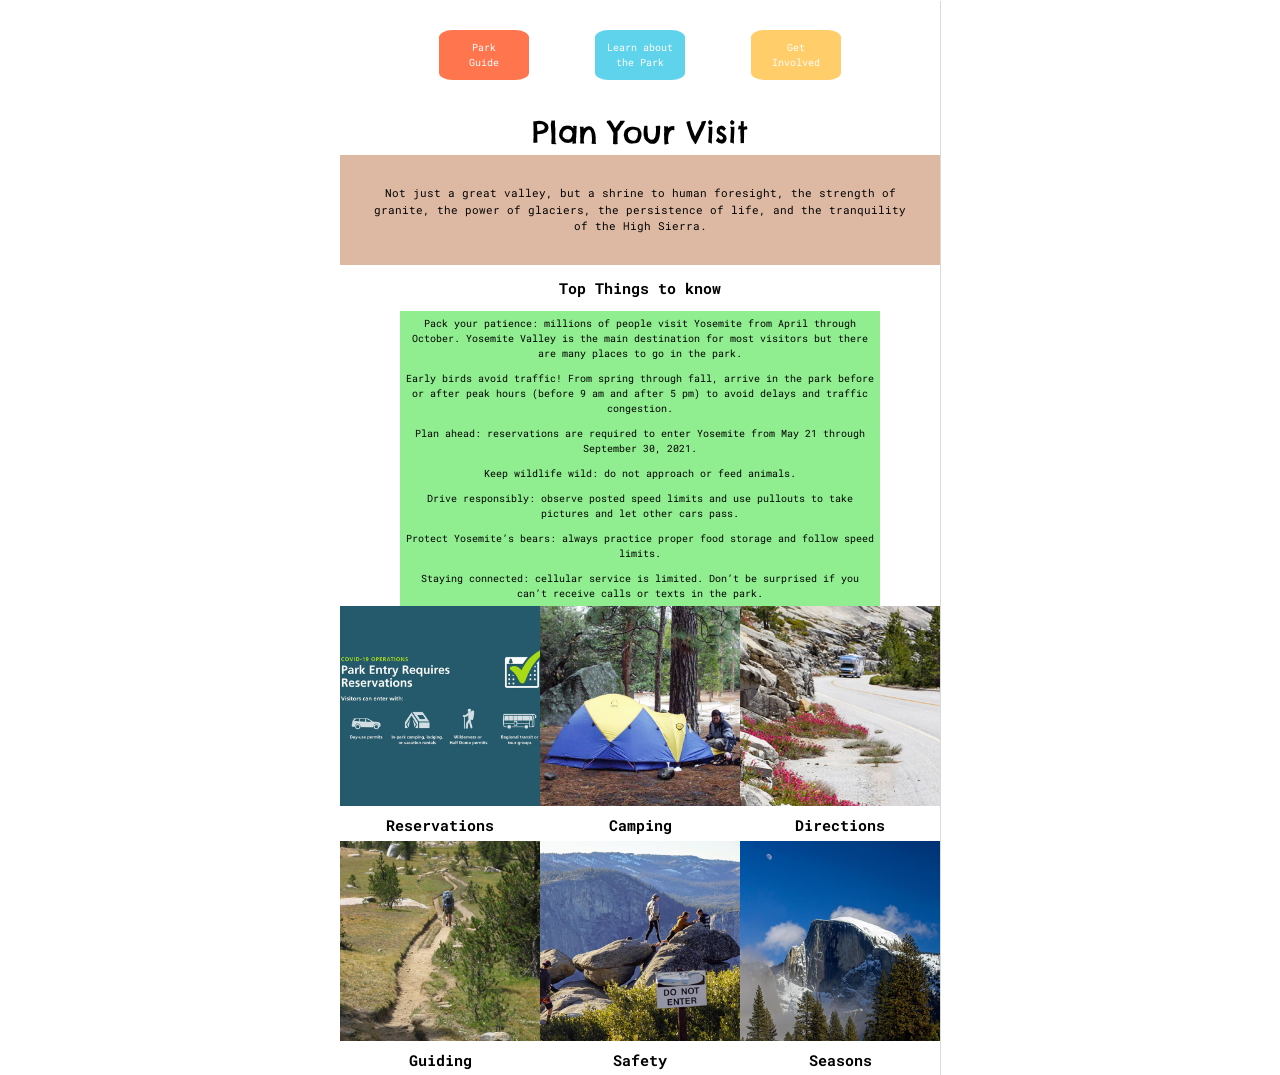
<file: planVisit.html>
<!DOCTYPE html>
<html lang="en">
    <head>
        <link href="pV.css" rel="stylesheet" type="text/css"/>
        <link rel="preconnect" href="https://fonts.googleapis.com">
        <link rel="preconnect" href="https://fonts.gstatic.com" crossorigin>
        <link href="https://fonts.googleapis.com/css2?family=Chelsea+Market&display=swap" rel="stylesheet">
        <link rel="preconnect" href="https://fonts.googleapis.com">
        <link rel="preconnect" href="https://fonts.gstatic.com" crossorigin>
        <link href="https://fonts.googleapis.com/css2?family=Roboto+Mono:wght@100&display=swap" rel="stylesheet">
        <link rel="icon" type="image/png" sizes="16x16" href="favicon/faviconCamp-16x16.png">
    </head>
    <body>
        <div class="container">   
            <nav>
              <a class="plan" href="index.html">Park <br>Guide</a>
              <a class="learn" href="parkInfo.html">Learn about the Park</a>
              <a class="involved" href="getInvolved.html">Get Involved</a>
            </nav>
            <h1>Plan Your Visit</h1>
            <section class="secOne"><div><p>Not just a great valley, but a shrine to human foresight, the strength of granite, the power of glaciers, the persistence of life, and the tranquility of the High Sierra.</p>
                </div></section>
            <h2>Top Things to know</h2>
            <section class= "secTwo"><ol>
                <li>Pack your patience: millions of people visit Yosemite from April through October. Yosemite Valley is the main destination for most visitors but there are many places to go in the park.</li>
                <li>Early birds avoid traffic! From spring through fall, arrive in the park before or after peak hours (before 9 am and after 5 pm) to avoid delays and traffic congestion.</li>
                <li>Plan ahead: reservations are required to enter Yosemite from May 21 through September 30, 2021.</li>
                <li>Keep wildlife wild: do not approach or feed animals.</li>
                <li>Drive responsibly: observe posted speed limits and use pullouts to take pictures and let other cars pass.</li>
                <li>Protect Yosemite’s bears: always practice proper food storage and follow speed limits.</li>
                <li>Staying connected: cellular service is limited. Don’t be surprised if you can’t receive calls or texts in the park.</li>
            </ol></section>
            <section><div><img src="assets/reservations.jpg" alt=""> <h2>Reservations</h2></div>
            <div><img src="assets/camping.jpg" alt=""> <h2>Camping</h2></div>
            <div><img src="assets/directions.jpg" alt=""> <h2>Directions</h2></div></section>
            <section><div><img src="assets/guiding.jpg" alt=""><h2>Guiding</h2></div>
            <div><img src="assets/safety.jpg" alt=""><h2>Safety</h2></div>
            <div><img src="assets/seasons.jpg" alt=""><h2>Seasons</h2></div>
            </section>
            </div>
    </body>
</html>
</file>
<file: pV.css>
html, body, div, span, applet, object, iframe,
h1, h2, h3, h4, h5, h6, p, blockquote, pre,
a, abbr, acronym, address, big, cite, code,
del, dfn, em, img, ins, kbd, q, s, samp,
small, strike, strong, sub, sup, tt, var,
b, u, i, center,
dl, dt, dd, ol, ul, li,
fieldset, form, label, legend,
table, caption, tbody, tfoot, thead, tr, th, td,
article, aside, canvas, details, embed,
figure, figcaption, footer, header, hgroup,
menu, nav, output, ruby, section, summary,
time, mark, audio, video {
margin: 0;
padding: 0;
border: 0;
font-size: 100%;
font: inherit;
vertical-align: baseline;
font-family: 'Roboto Mono';
box-sizing: border-box;
width:100%;
}
:focus {
	outline: 0;
	}
body {
	background: white;
	line-height: 1.5;
	color: black;
	}
ol, ul {
	list-style: none;
	}
/* tables still need cellspacing="0" in the markup */
table {
	border-collapse: separate;
	border-spacing: 0;
	}
caption, th, td {
	font-weight: normal;
	text-align: left;
	}
/* remove possible quote marks (") from <q> & <blockquote> */
blockquote:before, blockquote:after, q:before, q:after {
	content: "";
	}
blockquote, q {
	quotes: "" "";
	}

html{
    font-size: 62.5%;
}

body{
    line-height:1.5;
}

h1{
    font-family: 'Chelsea Market';
    font-size: 30px;
    text-align:center;
}
h2{
    text-align:center;
    font-weight:bold;
    font-size:150%;
    padding: 2%
}
.container{
    width:600px;
    display:flex;
    margin: 0 auto;
    flex-direction:column;
    box-shadow:  1px 1px rgba(0,0,0,0.15)
}

nav{
    text-align:center; 
    padding: 20px;
}

a{
    display:inline-block;
    width: 90px;
    font-size: 10px;
    margin: 10px 30px;
    color:white;
    border-radius: 15%;
    padding:10px;
    text-decoration: none;
}

nav .plan {
    background:#FF764E;
}
nav .learn{
    background:#5ED3EB;
}
nav .involved{
    background: #FFCD69;
}

.secOne{
    text-align:center;
    background:#DDB9A3;
    margin:0 auto;
}
p{
    padding:5%;
    font-size:110%;
}
.secTwo{
    width: 80%;
    text-align: center;
    margin: 0 auto;
    background-color: lightgreen;
    }
section{
    display:flex;
}

li{
    padding:5px;
}
</file>
